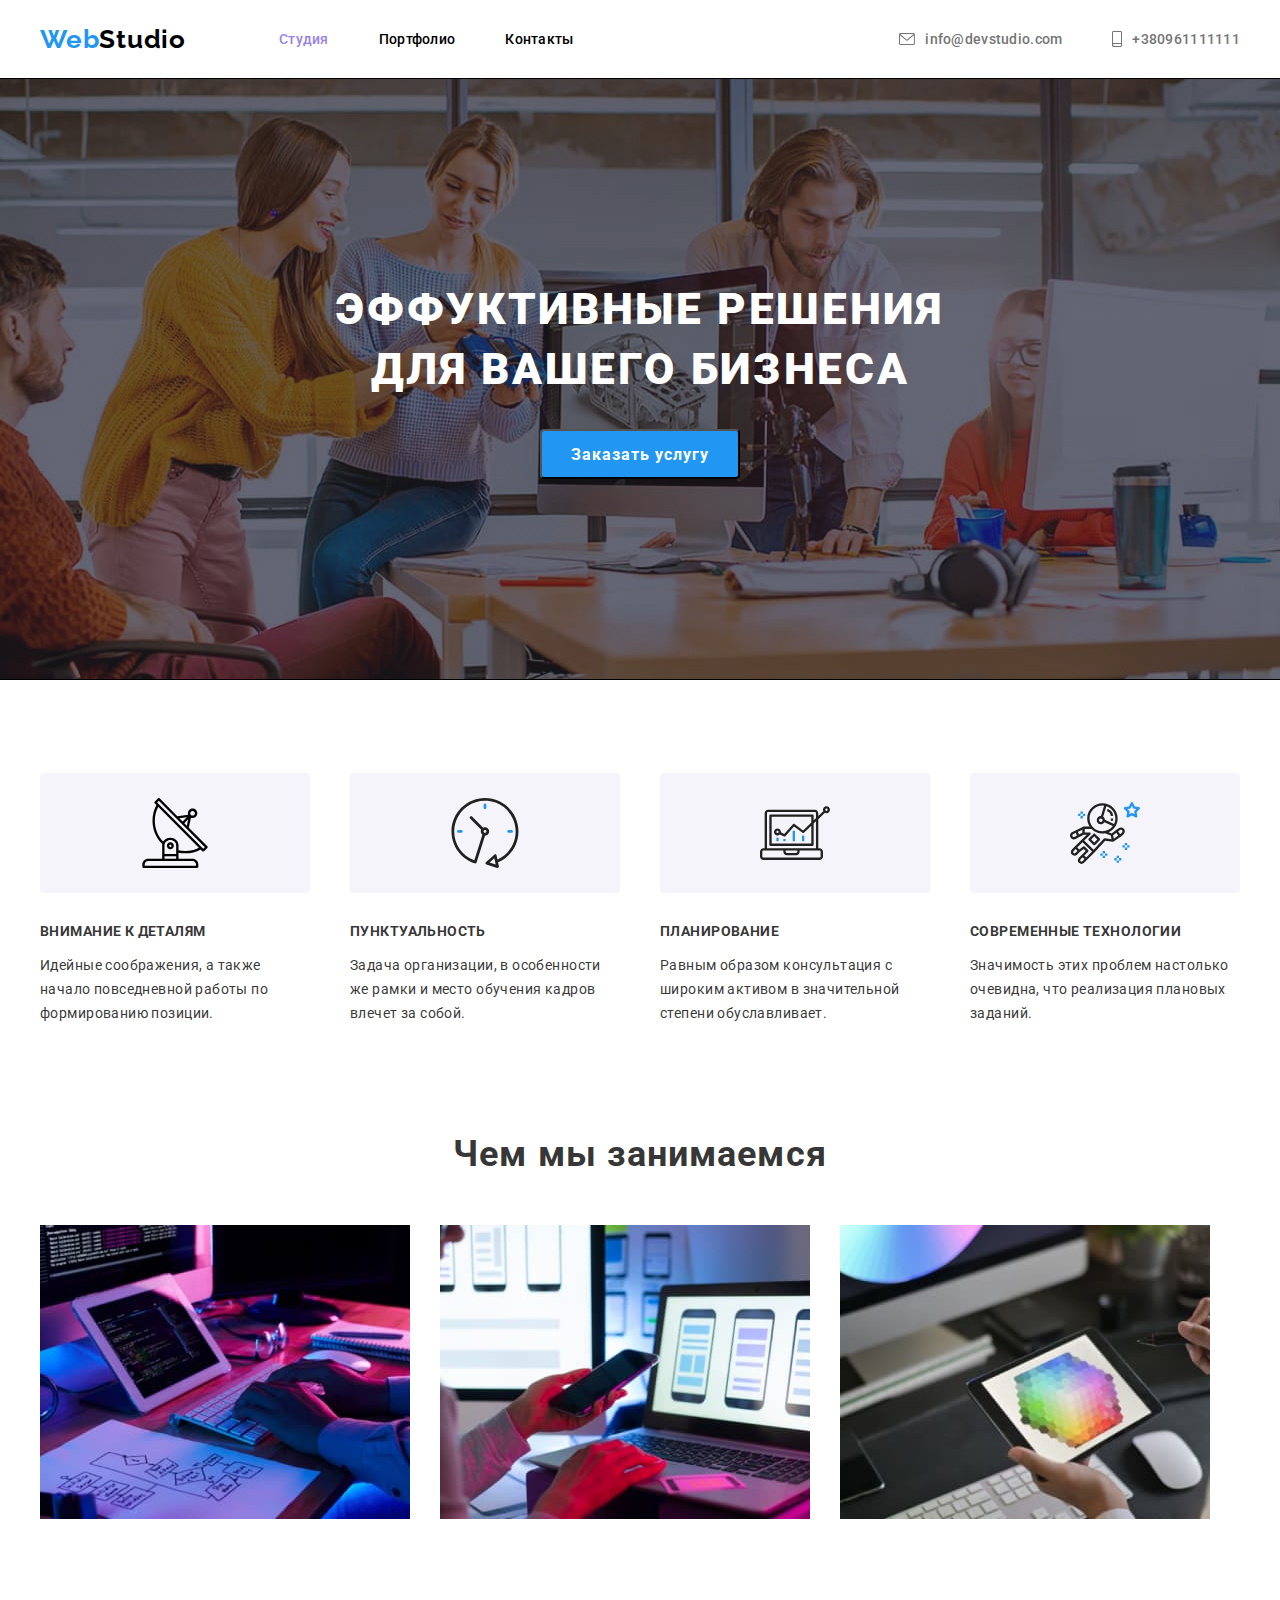
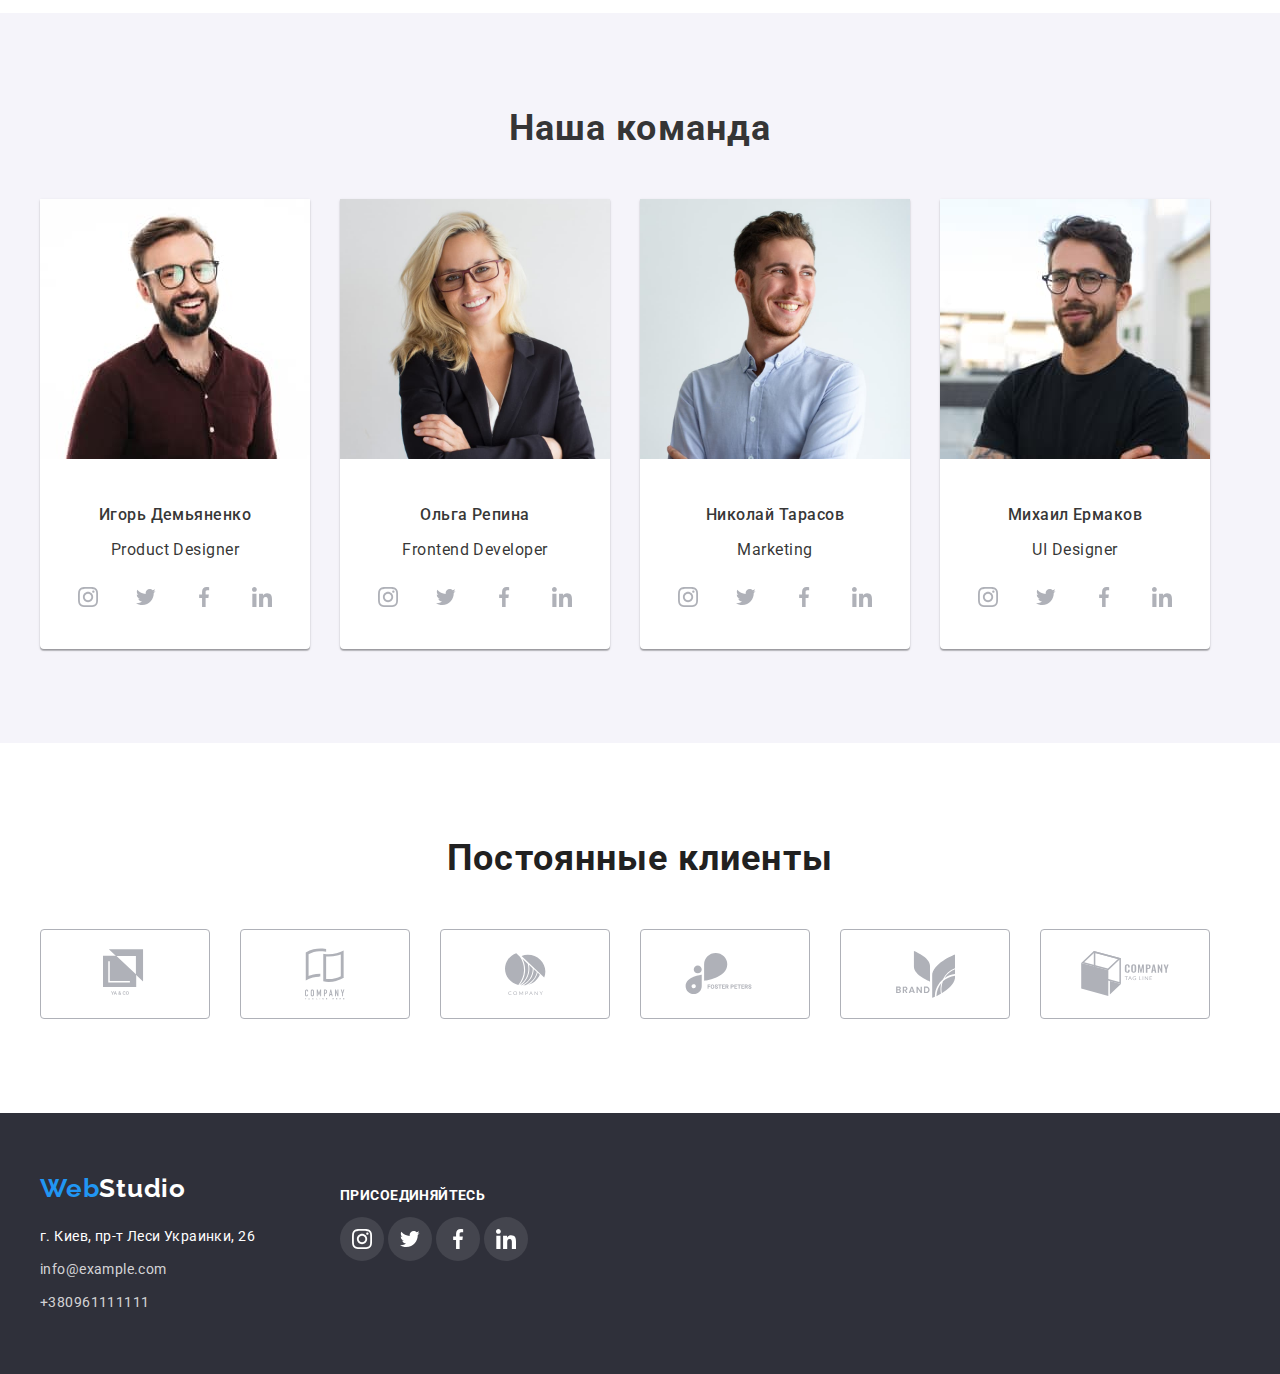
<file: index.htm>
<!DOCTYPE html>
<html lang="en">

<head>
    <link rel="preconnect" href="https://fonts.gstatic.com">
    <meta charset="UTF-8">
    <meta name="viewport" content="width=device-width, initial-scale=1.0">
    <title>Document</title>
    <link rel="stylesheet" href="./style/style.css">
    <link rel="preconnect" href="https://fonts.gstatic.com">
    <link href="https://fonts.googleapis.com/css2?family=Raleway:wght@700&family=Roboto:wght@400;500;700;900&display=swap" rel="stylesheet">
</head>

<body>

    <header class="header-scn">
        <div class="container">
            <div class="headlink">
                <nav>

                    <ul class="site-nav">
                        <li class="itemheader">
                            <a href="./index.htm"> <span class="web">Web</span><span class="studio">Studio</span></a>
                        </li>
                        <li class="itemheader">
                            <a href="./index.htm" class="link current">Студия</a>
                        </li>
                        <li class="itemheader">
                            <a href="./portfolio.html" class="link">Портфолио</a>
                        </li>
                        <li class="itemheader">
                            <a href="# " class="link">Контакты</a>
                        </li>
                    </ul>
                </nav>
                <ul class="conect">
                    <li class="itemheader">
                        <a href="mailto:info@devstudio.com" class="conect-address link"
                        ><svg class="icon-header" width="16px" height="12px">
                            <use href="./photo/icon.svg#icon-envelope"></use>
                        </svg >
                            <p>info@devstudio.com</p>
                        </a>
                    </li>
                    <li class="itemheader">
                        <a href="tel:+380961111111" class="conect-address link"
                        ><svg class="icon-header" width="10px" height="16px">
                            <use href="./photo/icon.svg#icon-smartphone"></use>
                        </svg>
                            <p>+380961111111</p>
                        </a>
                    </li>
                </ul>
            </div>
        </div>
    </header>


    <main>
        <!--hero-->

        <section class="hero-scn">
            <div class="container hero ">
                <h1 class="hero-title ">ЭФФУКТИВНЫЕ РЕШЕНИЯ ДЛЯ ВАШЕГО БИЗНЕСА</h1>
                <button class="hero-btn">Заказать услугу</button>
            </div>
        </section>


        <!--features-->
        <section class="features-scn">
            <div class="container">
                <h2 class="visally-hidden">скрыто</h2>
                <ul class="features">
                    <li class="item">
                        <div class="features-div">
                        <svg width="70px" height="70px">
                            <use href="./photo/icon.svg#icon-antenna"></svg>
                        </div>
                        <h3>ВНИМАНИЕ К ДЕТАЛЯМ</h3>
                        <p>Идейные соображения, а также начало повседневной работы по формированию позиции.</p>
                    </li>
                    <li class="item">
                        <div class="features-div">
                            <svg width="70px" height="70px">
                                <use href="./photo/icon.svg#icon-clock" ></svg>
                        </div>
                        <h3>ПУНКТУАЛЬНОСТЬ</h3>
                        <p>Задача организации, в особенности же рамки и место обучения кадров влечет за собой.</p>
                    </li>
                    <li class="item">
                        <div class="features-div">
                            <svg width="70px" height="70px">
                                <use href="./photo/icon.svg#icon-diagram"> </svg>
                        </div>
                        <h3>ПЛАНИРОВАНИЕ</h3>
                        <p>Равным образом консультация с широким активом в значительной степени обуславливает.</p>
                    </li>
                    <li class="item">
                        <div class="features-div">
                            <svg  width="70px" height="70px">
                                <use href="./photo/icon.svg#icon-astronaut" ></svg>
                        </div>
                        <h3>СОВРЕМЕННЫЕ ТЕХНОЛОГИИ</h3>
                        <p>Значимость этих проблем настолько очевидна, что реализация плановых заданий.</p>
                    </li>
                </ul>
            </div>
        </section>


        <!--what are we doing-->
        <section class="ourworking-scn">
            <div class="container ourworkimg">
                <h3 class="ourteamtitle">Чем мы занимаемся</h3>
                <ul>
                    <li class="ourwork">
                        <img src="./photo/home-page/ourwork/box1.jpg" width="370" alt="набор кода">
                    </li>
                    <li class="ourwork">
                        <img src="./photo/home-page/ourwork/box2.jpg" width="370" alt="разаработка дизайна">
                    </li>
                    <li class="ourwork">
                        <img src="./photo/home-page/ourwork/box3.jpg" width="370" alt="подбор цвета">
                    </li>
                </ul>
            </div>
        </section>


        <!--our team-->
        <section class="ourteam-scn">
            <div class="container">
                <h3 class="ourteamtitle">Наша команда</h3>
                <ul class="ourteam">
                    <li class="item ourteam-card">
                        <img src="./photo/home-page/team/img.jpg" width="270" alt="фото Игоря Демьяненко">
                        <div class="ournamepadding">
                            <h3 class="ourname">Игорь Демьяненко</h3>
                            <p class="ourprofession">Product Designer</p>
                            <ul class="master-social">
                                <li class="item-social">
                                    <a class="master-social-linc" href=""><svg class=".master-social-icon" width="20px" height="20px">
                                        <use href="./photo/icon.svg#icon-instagram"></use></svg></a>
                                </li>
                                <li class="item-social">
                                    <a class="master-social-linc" href=""><svg class=".master-social-icon" width="20px" height="20px">
                                        <use href="./photo/icon.svg#icon-Group"></use></svg></a>
                                </li>
                                <li class="item-social">
                                    <a class="master-social-linc" href=""><svg class=".master-social-icon" width="20px" height="20px">
                                        <use href="./photo/icon.svg#icon-facebook"></use></svg></a>
                                </li>
                                <li class="item-social">
                                    <a class="master-social-linc" href=""><svg class=".master-social-icon" width="20px" height="20px">
                                        <use href="./photo/icon.svg#icon-linkedin"></use></svg></a>
                                </li>
                            </ul>
                        </div>
                    </li>
                    <li class="item ourteam-card">
                        <img src="./photo/home-page/team/img1.jpg" width="270" alt="фото Ольги Репина">
                        <div class="ournamepadding">
                            <h3 class="ourname">Ольга Репина</h3>
                            <p class="ourprofession">Frontend Developer</p>
                            <ul class="master-social">
                                <li class="item-social">
                                    <a class="master-social-linc" href=""><svg class=".master-social-icon" width="20px" height="20px">
                                        <use href="./photo/icon.svg#icon-instagram"></use></svg></a>
                                </li>
                                <li class="item-social">
                                    <a class="master-social-linc" href=""><svg class=".master-social-icon" width="20px" height="20px">
                                        <use href="./photo/icon.svg#icon-Group"></use></svg></a>
                                </li>
                                <li class="item-social">
                                    <a class="master-social-linc" href=""><svg class=".master-social-icon" width="20px" height="20px">
                                        <use href="./photo/icon.svg#icon-facebook"></use></svg></a>
                                </li>
                                <li class="item-social">
                                    <a class="master-social-linc" href=""><svg class=".master-social-icon" width="20px" height="20px">
                                        <use href="./photo/icon.svg#icon-linkedin"></use></svg></a>
                                </li>
                            </ul>
                        </div>
                    </li>
                    <li class="item ourteam-card">
                        <img src="./photo/home-page/team/img2.jpg" width="270" alt="фото Николая Тарасова">
                        <div class="ournamepadding">
                            <h3 class="ourname">Николай Тарасов</h3>
                            <p class="ourprofession">Marketing</p>
                            <ul class="master-social">
                                <li class="item-social">
                                    <a class="master-social-linc" href=""><svg class=".master-social-icon" width="20px" height="20px">
                                        <use href="./photo/icon.svg#icon-instagram"></use></svg></a>
                                </li>
                                <li class="item-social">
                                    <a class="master-social-linc" href=""><svg class=".master-social-icon" width="20px" height="20px">
                                        <use href="./photo/icon.svg#icon-Group"></use></svg></a>
                                </li>
                                <li class="item-social">
                                    <a class="master-social-linc" href=""><svg class=".master-social-icon" width="20px" height="20px">
                                        <use href="./photo/icon.svg#icon-facebook"></use></svg></a>
                                </li>
                                <li class="item-social">
                                    <a class="master-social-linc" href=""><svg class=".master-social-icon" width="20px" height="20px">
                                        <use href="./photo/icon.svg#icon-linkedin"></use></svg></a>
                                </li>
                            </ul>
                        </div>
                    </li>
                    <li class="item ourteam-card">
                        <img src="./photo/home-page/team/img3.jpg" width="270" alt="фото Михаила Ермакова">
                        <div class="ournamepadding">
                            <h3 class="ourname">Михаил Ермаков</h3>
                            <p class="ourprofession">UI Designer</p>
                            <ul class="master-social">
                                <li class="item-social">
                                    <a class="master-social-linc" href=""><svg class=".master-social-icon" width="20px" height="20px">
                                        <use href="./photo/icon.svg#icon-instagram"></use></svg></a>
                                </li>
                                <li class="item-social">
                                    <a class="master-social-linc" href=""><svg class=".master-social-icon" width="20px" height="20px">
                                        <use href="./photo/icon.svg#icon-Group"></use></svg></a>
                                </li>
                                <li class="item-social">
                                    <a class="master-social-linc" href=""><svg class=".master-social-icon" width="20px" height="20px">
                                        <use href="./photo/icon.svg#icon-facebook"></use></svg></a>
                                </li>
                                <li class="item-social">
                                    <a class="master-social-linc" href=""><svg class=".master-social-icon" width="20px" height="20px">
                                        <use href="./photo/icon.svg#icon-linkedin"></use></svg></a>
                                </li>
                            </ul>
                        </div>
                    </li>
                </ul>
            </div>
        </section>

        <!--our client / наши клиенты-->
        <section class="our-client-scn">
            <div class="our-client-box">
                <h3 class="our-client-title">Постоянные клиенты</h3>
                <ul class="our-client-list">
                    <li class="our-client-li">
                        <a class="our-client-href" href="#">
                            <svg width="44.27px" height="49.23px">
                            <use href="./photo/icon.svg#icon-logo-1">
                        </use></svg></a>
                    </li>
                    <li class="our-client-li">
                        <a class="our-client-href" href="#">
                            <svg width="40px" height="52px">
                            <use href="./photo/icon.svg#icon-logo-2">
                        </use></svg></a>
                    </li>  
                    <li class="our-client-li">
                        <a class="our-client-href" href="#">
                            <svg width="41px" height="42.6px">
                            <use href="./photo/icon.svg#icon-logo-3">
                        </use></svg></a>
                    </li>  
                    <li class="our-client-li">
                        <a class="our-client-href" href="#">
                            <svg width="80px" height="42px">
                            <use href="./photo/icon.svg#icon-logo-4">
                        </use></svg></a>
                    </li>  
                    <li class="our-client-li">
                        <a class="our-client-href" href="#">
                            <svg  width="59px" height="47px">
                            <use href="./photo/icon.svg#icon-logo-5">
                        </use></svg></a>
                    </li>  
                    <li class="our-client-li">
                        <a class="our-client-href" href="#">
                            <svg  width="88.48px" height="45.44px">
                            <use href="./photo/icon.svg#icon-logo-6">
                        </use></svg></a>
                    </li>
                </ul>
            </div>
        </section>
    </main>


    <!--foot-->

    <footer>
        <div class="container footer-firs-div">
            <div class="address-ftr">
                <a href="#"><span class="webfoot">Web</span><span class="studiofoot">Studio</span></a>
                <address class="address">г. Киев, пр-т Леси Украинки, 26</address>
                <ul>
                    <li class="item">
                        <a href="mailto:info@example.com"><span class="howconectfoot">info@example.com</span></a>
                    </li>
                    <li class="item">
                        <a href="tel:+380961111111"><span class="howconectfoot">+380961111111</span></a>
                    </li>
                </ul>
            </div>
            <div class="connect-ftr">
                <h3 class="connect-title">ПРИСОЕДИНЯЙТЕСЬ</h3>
                <ul class="connect-ftr-ul">
                    <li class="connect-ftr-li">
                        <a class="connect-frt-a" href=""><svg  width="20px" height="20px">
                            <use href="./photo/icon.svg#icon-instagram"></use></svg></a>
                    </li>
                    <li class="connect-ftr-li">
                        <a class="connect-frt-a" href=""><svg  width="20px" height="20px">
                            <use href="./photo/icon.svg#icon-Group"></use></svg></a>
                    </li>
                    <li class="connect-ftr-li">
                        <a class="connect-frt-a" href=""><svg  width="20px" height="20px">
                            <use href="./photo/icon.svg#icon-facebook"></use></svg></a>
                    </li>
                    <li class="connect-ftr-li">
                        <a class="connect-frt-a" href=""><svg  width="20px" height="20px">
                            <use href="./photo/icon.svg#icon-linkedin"></use></svg></a>
                    </li>
                </ul>

            </div>
        </div>
    </footer>
</body>

</html>
</file>
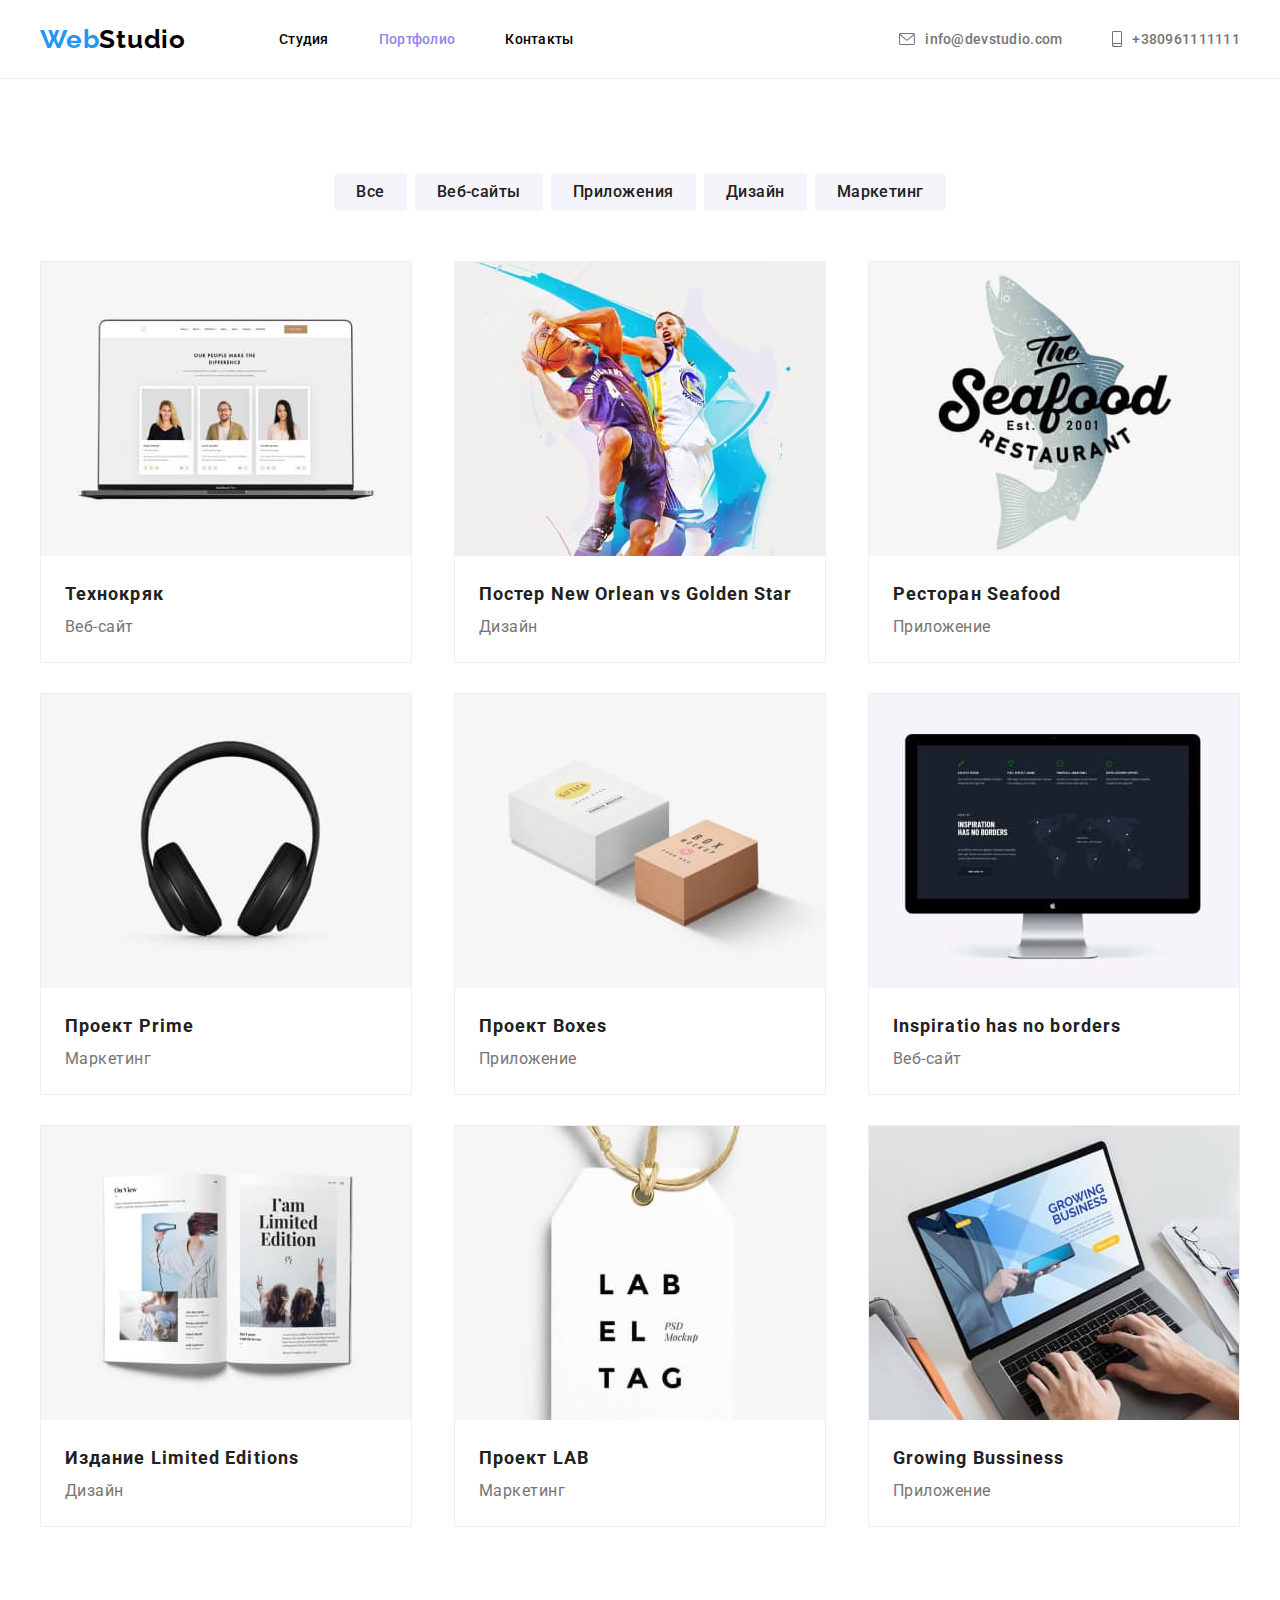
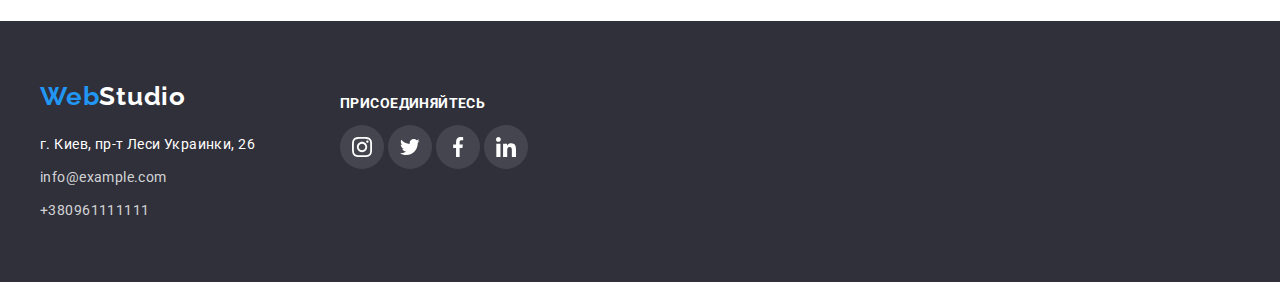
<file: portfolio.html>
<!DOCTYPE html>
<html lang="en">

<head>
    <link rel="preconnect" href="https://fonts.gstatic.com">
    <meta charset="UTF-8">
    <meta name="viewport" content="width=device-width, initial-scale=1.0">
    <title>Document</title>
    <link rel="stylesheet" href="./style/style.css">
    <link href="https://fonts.googleapis.com/css2?family=Raleway:wght@700&family=Roboto:wght@400;500;700;900&display=swap" rel="stylesheet">
</head>

<body>
    <header class="header-scn">
        <div class="container">
            <div class="headlink">
                <nav>

                    <ul class="site-nav">
                        <li class="itemheader">
                            <a href="./index.htm"> <span class="web">Web</span><span class="studio">Studio</span></a>
                        </li>
                        <li class="itemheader">
                            <a href="./index.htm" class="link">Студия</a>
                        </li>
                        <li class="itemheader">
                            <a href="./portfolio.html" class="link current">Портфолио</a>
                        </li>
                        <li class="itemheader">
                            <a href="# " class="link">Контакты</a>
                        </li>
                    </ul>
                </nav>
                <ul class="conect">
                    <li class="itemheader">
                        <a href="mailto:info@devstudio.com" class="conect-address link"
                        ><svg class="icon-header" width="16px" height="12px">
                            <use href="./photo/icon.svg#icon-envelope"></use>
                        </svg >
                            <p>info@devstudio.com</p>
                        </a>
                    </li>
                    <li class="itemheader">
                        <a href="tel:+380961111111" class="conect-address link"
                        ><svg class="icon-header" width="10px" height="16px">
                            <use href="./photo/icon.svg#icon-smartphone"></use>
                        </svg>
                            <p>+380961111111</p>
                        </a>
                    </li>
                </ul>
            </div>
        </div>
    </header>

    <main>
        
        
        <section class="portfolio-scn">
            <h1 class="visally-hidden">скрыть</h1>
                <div class="container portf-cnr">
                    <ul class="portfolio-btn">
                        <li class="item">
                            <button class="portf-btn">Все</button>
                        </li>
                        <li class="item">
                            <button class="portf-btn">Веб-сайты</button>
                        </li>
                        <li class="item">
                            <button class="portf-btn">Приложения</button>
                        </li>
                        <li class="item">
                            <button class="portf-btn">Дизайн</button>
                        </li>
                        <li class="item">
                            <button class="portf-btn">Маркетинг</button>
                        </li>
                    </ul>
                </div>
                <div class="container">    
                        <ul class="img-portfolio">
                            <li class="img-portfolio-li item">
                                <a href="#">
                                    <img src="./photo/portfolio/website.jpg" alt="сайт">
                                        <div class="portfolio-wedo">
                                            <h2 class="wedo">Технокряк</h2>
                                            <p class="aboutwedo">Веб-сайт</p>
                                        </div>
                                </a>
                            </li>
                            <li class="img-portfolio-li item">
                                <a href="">
                                    <img src="./photo/portfolio/poster.jpg" alt="дизайн постеров">
                                        <div class="portfolio-wedo">
                                            <h2 class="wedo">Постер New Orlean vs Golden Star</h2>
                                            <p class="aboutwedo">Дизайн</p>
                                        </div>
                                </a>
                            </li>
                            <li class="img-portfolio-li item">
                                <a href="">
                                    <img src="./photo/portfolio/seafood.jpg" alt="приложение">
                                        <div class="portfolio-wedo">
                                            <h2 class="wedo">Ресторан Seafood</h2>
                                            <p class="aboutwedo">Приложение</p>
                                        </div>
                                </a>
                            </li>
                            <li class="img-portfolio-li item">
                                <a href="">
                                    <img src="./photo/portfolio/headphones.jpg" alt="Маркетинг">
                                        <div class="portfolio-wedo">
                                            <h2 class="wedo">Проект Prime</h2>
                                            <p class="aboutwedo">Маркетинг</p>
                                        </div>
                                </a>
                            </li>
                            <li class="img-portfolio-li item">
                                <a href="">
                                    <img src="./photo/portfolio/box.jpg" alt="box">
                                        <div class="portfolio-wedo">
                                            <h2 class="wedo">Проект Boxes</h2>
                                            <p class="aboutwedo">Приложение</p>
                                        </div>
                                </a>    
                            </li>
                            <li class="img-portfolio-li item">
                                <a   href="">
                                    <img src="./photo/portfolio/screen.jpg" alt="Веб-сайт">
                                        <div class="portfolio-wedo">
                                            <h2 class="wedo">Inspiratio has no borders</h2>
                                            <p class="aboutwedo">Веб-сайт</p>
                                        </div>
                                </a>
                            </li>
                            <li class="img-portfolio-li item">
                                <a  href="#">
                                    <img src="./photo/portfolio/book.jpg" alt="Дизайн">
                                        <div class="portfolio-wedo">
                                            <h2 class="wedo">Издание Limited Editions</h2>
                                            <p class="aboutwedo">Дизайн</p>
                                        </div>
                                </a>
                            </li>
                            <li class="img-portfolio-li item">
                                <a  href="#">
                                    <img src="./photo/portfolio/lab.jpg" alt="разработка маркетинга">
                                        <div class="portfolio-wedo">
                                            <h2 class="wedo">Проект LAB</h2>
                                            <p class="aboutwedo">Маркетинг</p>
                                        </div>
                                </a>
                            </li>
                            <li class="img-portfolio-li item">
                                <a  href="#">
                                    <img src="./photo/portfolio/notebook.jpg" alt="разработка приложения">
                                        <div class="portfolio-wedo">
                                            <h2 class="wedo">Growing Bussiness</h2>
                                            <p class="aboutwedo">Приложение</p>
                                        </div>
                                </a>
                            </li>
                        </ul>
                </div>
        </section>
       



    </main>


    <!--foot-->
    
    <footer>
        <div class="container footer-firs-div">
            <div class="address-ftr">
                <a href="#"><span class="webfoot">Web</span><span class="studiofoot">Studio</span></a>
                <address class="address">г. Киев, пр-т Леси Украинки, 26</address>
                <ul>
                    <li class="item">
                        <a href="mailto:info@example.com"><span class="howconectfoot">info@example.com</span></a>
                    </li>
                    <li class="item">
                        <a href="tel:+380961111111"><span class="howconectfoot">+380961111111</span></a>
                    </li>
                </ul>
            </div>
            <div class="connect-ftr">
                <h3 class="connect-title">ПРИСОЕДИНЯЙТЕСЬ</h3>
                <ul class="connect-ftr-ul">
                    <li class="connect-ftr-li">
                        <a class="connect-frt-a" href=""><svg  width="20px" height="20px">
                            <use href="./photo/icon.svg#icon-instagram"></use></svg></a>
                    </li>
                    <li class="connect-ftr-li">
                        <a class="connect-frt-a" href=""><svg  width="20px" height="20px">
                            <use href="./photo/icon.svg#icon-Group"></use></svg></a>
                    </li>
                    <li class="connect-ftr-li">
                        <a class="connect-frt-a" href=""><svg  width="20px" height="20px">
                            <use href="./photo/icon.svg#icon-facebook"></use></svg></a>
                    </li>
                    <li class="connect-ftr-li">
                        <a class="connect-frt-a" href=""><svg  width="20px" height="20px">
                            <use href="./photo/icon.svg#icon-linkedin"></use></svg></a>
                    </li>
                </ul>

            </div>
        </div>
    </footer>

</body>
</file>
<file: style/style.css>
:root {
    --primary-text-color: rgba(0, 0, 0, 0.8);
    --title-text-color: #000000;
    --accent-color: #2196F3;
    --primary-white-color: #ffffff;
    --footer-color: #2F303A;
    --connect-color: #757575;
    --primary-font-famaly: Roboto;
    --primary-width: 1200px;
    --color-social-link:#AFB1B8;
}

img {
    display: block;
}

ul {
    list-style: none;
}

ul {
    padding-inline-start: 0
}

ul {
    margin: 0
}

a {
    text-decoration: none;
}


/*img{
    display: block;
    max-width: 100%;
    height: auto;
}*/


/* визуально скрыть*/

.visally-hidden {
    position: absolute;
    clip: rect(0 0 0 0);
    width: 1px;
    height: 1px;
    margin: -1px;
}

body {
    margin: 0;
}

.container {
    width: var(--primary-width);
    padding-right: 15px;
    padding-left: 15px;
    margin-left: auto;
    margin-right: auto;
}


/* header */

.header-scn {
    padding-top: 17px;
    padding-bottom: 17px;
    border-bottom: 1px solid #ECECEC;
}

.headlink {
    display: flex;
    align-items: center;
}

.site-nav {
    display: flex;
    margin-left: auto;
    align-items: center;
    font-family: Roboto;
    font-weight: 500;
    font-size: 14px;
    line-height: 16px;
    letter-spacing: 0.02em;
}

.site-nav .itemheader:first-child {
    margin-right: 93px;
}

.site-nav li:not(:last-child) {
    margin-right: 50px;
}

.site-nav .link.current {
    color: rgb(150, 130, 238);
}

.web {
    color: var(--accent-color);
    font-family: Raleway;
    font-size: 26px;
    font-weight: 700;
    line-height: 31px;
    letter-spacing: 0.03em;
    text-align: left;
}

.studio {
    color: var(--title-text-color);
    font-family: Raleway;
    font-size: 26px;
    font-weight: 700;
    line-height: 31px;
    letter-spacing: 0.03em;
    text-align: left;
}

.link {
    color: var(--title-text-color);
}

.link:hover,
.link:focus {
    color: var(--accent-color);
   /* font-family: var(--primary-font-famaly);
    font-size: 14px;
    font-weight: 500;
    line-height: 16px;
    letter-spacing: 0.02em;
    text-align: left;*/
}

.link:active {
    color: rgb(255, 0, 0);
}


/* box s style for tel and mail*/



.conect {
    display: flex;
    margin-left: auto;
    padding-inline-start: 0;
}


/* отступы ссылок, кроме последней*/

.conect .itemheader:not(:last-child) {
    margin-right: 50px;
}

.conect-address{
  display: inline-flex;
  align-items: center;
  font-family: Roboto;
  text-decoration: none;
  font-family: var(--primary-font-famaly);
  font-weight: 500;
  font-size: 14px;
  line-height: 16px;
  letter-spacing: 0.02em;
  color: var(--connect-color);
}


/*  befor conect*/

.icon-header{
    padding-right:10px;
    fill: var(--connect-color);
}

.conect-address:hover .icon-header,
.conect-address:focus .icon-header{
    fill: var(--accent-color);
}



/* body color */

body {
    background-color: var(--primary-white-color);
    color: var(--primary-text-color);
}


/*   hero   */

.hero-scn{
    margin-left: auto;
    margin-right: auto;
    outline:1px solid black;
    background: linear-gradient(to bottom, rgba(47, 48, 58, 0.4),
     rgba(47, 48, 58, 0.4)), url(../photo/hero/overlay.jpg), #2F303A;
    background-position: center;
    background-repeat: no-repeat;
    padding-bottom: 200px;
}


.hero {
    text-align: center;
    width: var(--primary-width);
}

.hero-title {
    padding-top: 200px;
    margin-top: 0;
    margin-bottom: 30px;
    width: 696px;
    margin-left: auto;
    margin-right: auto;
    color: var(--primary-white-color);
    font-family: var(--primary-font-famaly);
    font-size: 44px;
    font-weight: 900;
    line-height: 60px;
    letter-spacing: 0.06em;
}

.hero-btn {
    background-color: #2196F3;
    color: var(--primary-white-color);
    width: 200px;
    height: 50px;
    font-family: var(--primary-font-famaly);
    font-weight: bold;
    font-size: 16px;
    letter-spacing: 0.06em;
    border-radius: 4px;
    cursor: pointer;
    outline: transparent;
    background: #2196F3;
    box-shadow: 0px 4px 4px rgba(0, 0, 0, 0.15);

}


/*  features */


/*  feature container   */

.features-scn {
    padding-top: 94px;
    padding-bottom: 94px;
}

.features {
    display: flex;
    justify-content: space-between;
    padding-inline-start: 0;
}

.features .item {
    width: 270px;
}

.features-div{
    display: flex;
    justify-content: center;
    align-items: center;
    
    border-radius: 4px;
    height: 120px;
    max-width: 270px;
    background-color: #F5F4FA;
    margin-bottom:30px;
}



.features h3 {
    font-family: var(--primary-font-famaly);
    font-size: 14px;
    font-weight: 700;
    line-height: 16px;
    letter-spacing: 0.03em;
    text-align: left;
}

.features p {
    font-family: var(--primary-font-famaly);
    font-size: 14px;
    font-weight: 400;
    line-height: 24px;
    letter-spacing: 0.03em;
    text-align: left;
}


/*   ourwork     */

.ourworking-scn {
    padding-bottom: 94px;
}

.ourworkimg ul {
    display: flex;
    width: 370px;
    margin: 0;
}

.ourwork:not(:last-child) {
    margin-right: 30px;
}



/*  our team    */

.ourteam-scn {
    padding-top: 94px;
    padding-bottom: 94px;
    background-color: #F5F4FA;
}

.ourteamtitle {
    margin: 0;
    padding-bottom: 50px;
    font-family: var(--primary-font-famaly);
    font-size: 36px;
    font-weight: 700;
    line-height: 42px;
    letter-spacing: 0.03em;
    text-align: center;
}

.ourteam {
    display: flex;
}

.ourteam-card {
    background-color: var(--primary-white-color);

    box-shadow: 0px 1px 3px rgba(0, 0, 0, 0.12), 0px 1px 1px rgba(0, 0, 0, 0.14), 0px 2px 1px rgba(0, 0, 0, 0.2);
    border-radius: 0px 0px 4px 4px;
}



.ourteam .item:not(:last-child) {
    margin-right: 30px;
}

.ournamepadding {
    padding-top: 30px;
    padding-bottom: 30px;
}

.ourname {
    font-family: var(--primary-font-famaly);
    font-size: 16px;
    font-weight: 500;
    line-height: 19px;
    letter-spacing: 0.03em;
    text-align: center;
}

.ourprofession {
    font-family: var(--primary-font-famaly);
    font-size: 16px;
    font-weight: 400;
    line-height: 19px;
    letter-spacing: 0.03em;
    text-align: center;
}


/*  соц сети конды  */

.master-social{
    text-align: center;
}

.item-social{
    display: inline-flex;
    display:inline-flex;
    justify-content:center;


    
}

.master-social-linc{
    display:inline-flex;
    justify-content:center;
    align-items: center;
     width: 44px;
    height: 44px;
    border-radius: 50%;
}


.item-social:not(:last-child){
    margin-right: 10px;
}

.master-social-linc{
    fill: var(--color-social-link);
}

.master-social-linc:hover,
.master-social-linc:focus{
    background-color: var(--accent-color);
    fill:#ffffff
}




            /*  наши клиенты    */

.our-client-scn{
    display: flex;
    justify-content: center;
    padding-top: 94px;
    padding-bottom: 94px;
}
.our-client-box{
    width: var(--primary-width);
    padding-right: 15px;
    padding-left: 15px;
}
.our-client-title{
    margin:0 auto 50px;
    font-family: Roboto;
    font-weight: bold;
    font-size: 36px;
    line-height: 42px;
    text-align: center;
    letter-spacing: 0.03em;
    color: #212121;
}

.our-client-list{
    display: inline-flex;
    justify-content: center;
}

.our-client-href{
    display:inline-flex;
    justify-content:center;
    align-items: center;
    box-sizing: border-box;
    fill:var(--color-social-link);
    border: 1px solid var(--color-social-link);
    width: 170px;
    height: 90px;
    border-radius: 4px;
}

.our-client-li:not(:last-child){
    margin-right: 30px;
}

.our-client-href:focus,
.our-client-href:hover{
    border-color: var(--accent-color);
    fill: var(--accent-color);
}


/* footer */

footer {
    margin-left: auto;
    margin-right: auto;
    padding-top: 60px;
    padding-bottom: 60px;
    background-color: var(--footer-color);

}

.footer-firs-div{
    display: flex;
}

.address-ftr {
    display: flex;
    flex-wrap: wrap;

    width: 230px;
    padding-right:70px;
}

footer .item:not(:last-child) {
    margin-bottom: 9px;
}

.connect-ftr-ul{
    text-align: center;
}

.connect-ftr-li{
    display: inline-flex;
    justify-content: center;
}

.connect-frt-a{
    display:inline-flex;
    justify-content:center;
    align-items: center;

    fill:var(--primary-white-color);
     width: 44px;
    height: 44px;
    border-radius: 50%;
    background-color:rgba(255, 255, 255, 0.1);
}
.connect-frt-a:hover,
.connect-frt-a:focus{
    background-color: var(--accent-color);
}

.connect-title{
    color:var(--primary-white-color);

    font-family: Roboto;
    font-size: 14px;
    font-weight: 700;
    line-height: 16px;
    letter-spacing: 0.03em;
    text-align: left;
}

.webfoot {
    font-family: Raleway;
    font-size: 26px;
    font-weight: 700;
    line-height: 31px;
    letter-spacing: 0.03em;
    color: var(--accent-color);
}

.studiofoot {
    font-family: Raleway;
    font-size: 26px;
    font-weight: 700;
    line-height: 31px;
    letter-spacing: 0.03em;
    color: var(--primary-white-color);
}

.address {
    padding-top: 20px;
    padding-bottom: 9px;
    font-family: var(--primary-font-famaly);
    font-size: 14px;
    font-weight: 400;
    line-height: 24px;
    letter-spacing: 0.03em;
    font-style: normal;
    color: var(--primary-white-color);
}

.howconectfoot {
    font-family: var(--primary-font-famaly);
    font-size: 14px;
    font-weight: 400;
    line-height: 24px;
    letter-spacing: 0.03em;
    text-align: left;
    color: rgba(255, 255, 255, 0.8);
    letter-spacing: 0.03em;
}






/* стили portfolios.html*/

.portfolio-scn {
    padding-top: 94px;
    padding-bottom: 94px;
}


/* buttons */

.portf-cnr {
    margin-bottom: 50px;
}

.portf-btn:focus,
.portf-btn:hover {
    padding: 6px 22px;
    cursor: pointer;
    background-color: var(--accent-color);
    color: var(--primary-white-color);
    font-family: var(--primary-font-famaly);
    font-size: 16px;
    font-weight: 500;
    line-height: 26px;
    letter-spacing: 0.03em;
    text-align: center;
    outline: transparent;
    border: var(--accent-color);
    border-radius: 4px;
}

.portf-btn {
    padding: 6px 22px;
    color: #212121;
    background-color: #F5F4FA;
    font-family: var(--primary-font-famaly);
    font-size: 16px;
    font-weight: 500;
    line-height: 26px;
    letter-spacing: 0.03em;
    text-align: center;
    outline: transparent;
    border: #F5F4FA;
    border-radius: 4px;
}

.portfolio-btn {
    display: flex;
    justify-content: center;
}

.portfolio-btn .item:not(:last-child) {
    margin-right: 8px;
}


/*   коробка с фото    */

.img-portfolio {
    display: flex;
    flex-wrap: wrap;
    justify-content: space-between;
}

.img-portfolio .item:nth-child(3n) {
    margin-right: 0;
}

.img-portfolio .item:nth-last-child(-n+3) {
    margin-bottom: 0;
}

.img-portfolio-li{
    margin-right: 30px;
    margin-bottom: 30px;
}

.img-portfolio-li a{
    display: block ;
    background: #FFFFFF;
    border: 1px solid #EEEEEE;
}

.img-portfolio-li a:focus,
.img-portfolio-li a:hover{
    display: block;
    box-sizing: border-box;
    background: #FFFFFF;
    border: 1px solid #EEEEEE;
    box-shadow: 0px 1px 1px rgba(0, 0, 0, 0.12),
     0px 4px 4px rgba(0, 0, 0, 0.06),
      1px 4px 6px rgba(0, 0, 0, 0.16);
    outline:none;
}





/* our projects */

.portfolio-wedo {
    padding: 20px 24px;
}

.wedo {
    margin: 0;
    font-family: var(--primary-font-famaly);
    font-size: 18px;
    font-style: normal;
    font-weight: 700;
    line-height: 36px;
    letter-spacing: 0.06em;
    text-align: left;
    color: #212121;
}

.aboutwedo {
    margin: 0;
    font-family: var(--primary-font-famaly);
    font-size: 16px;
    font-style: normal;
    font-weight: 400;
    line-height: 30px;
    letter-spacing: 0.03em;
    text-align: left;
    color:var(--connect-color);
}
</file>
